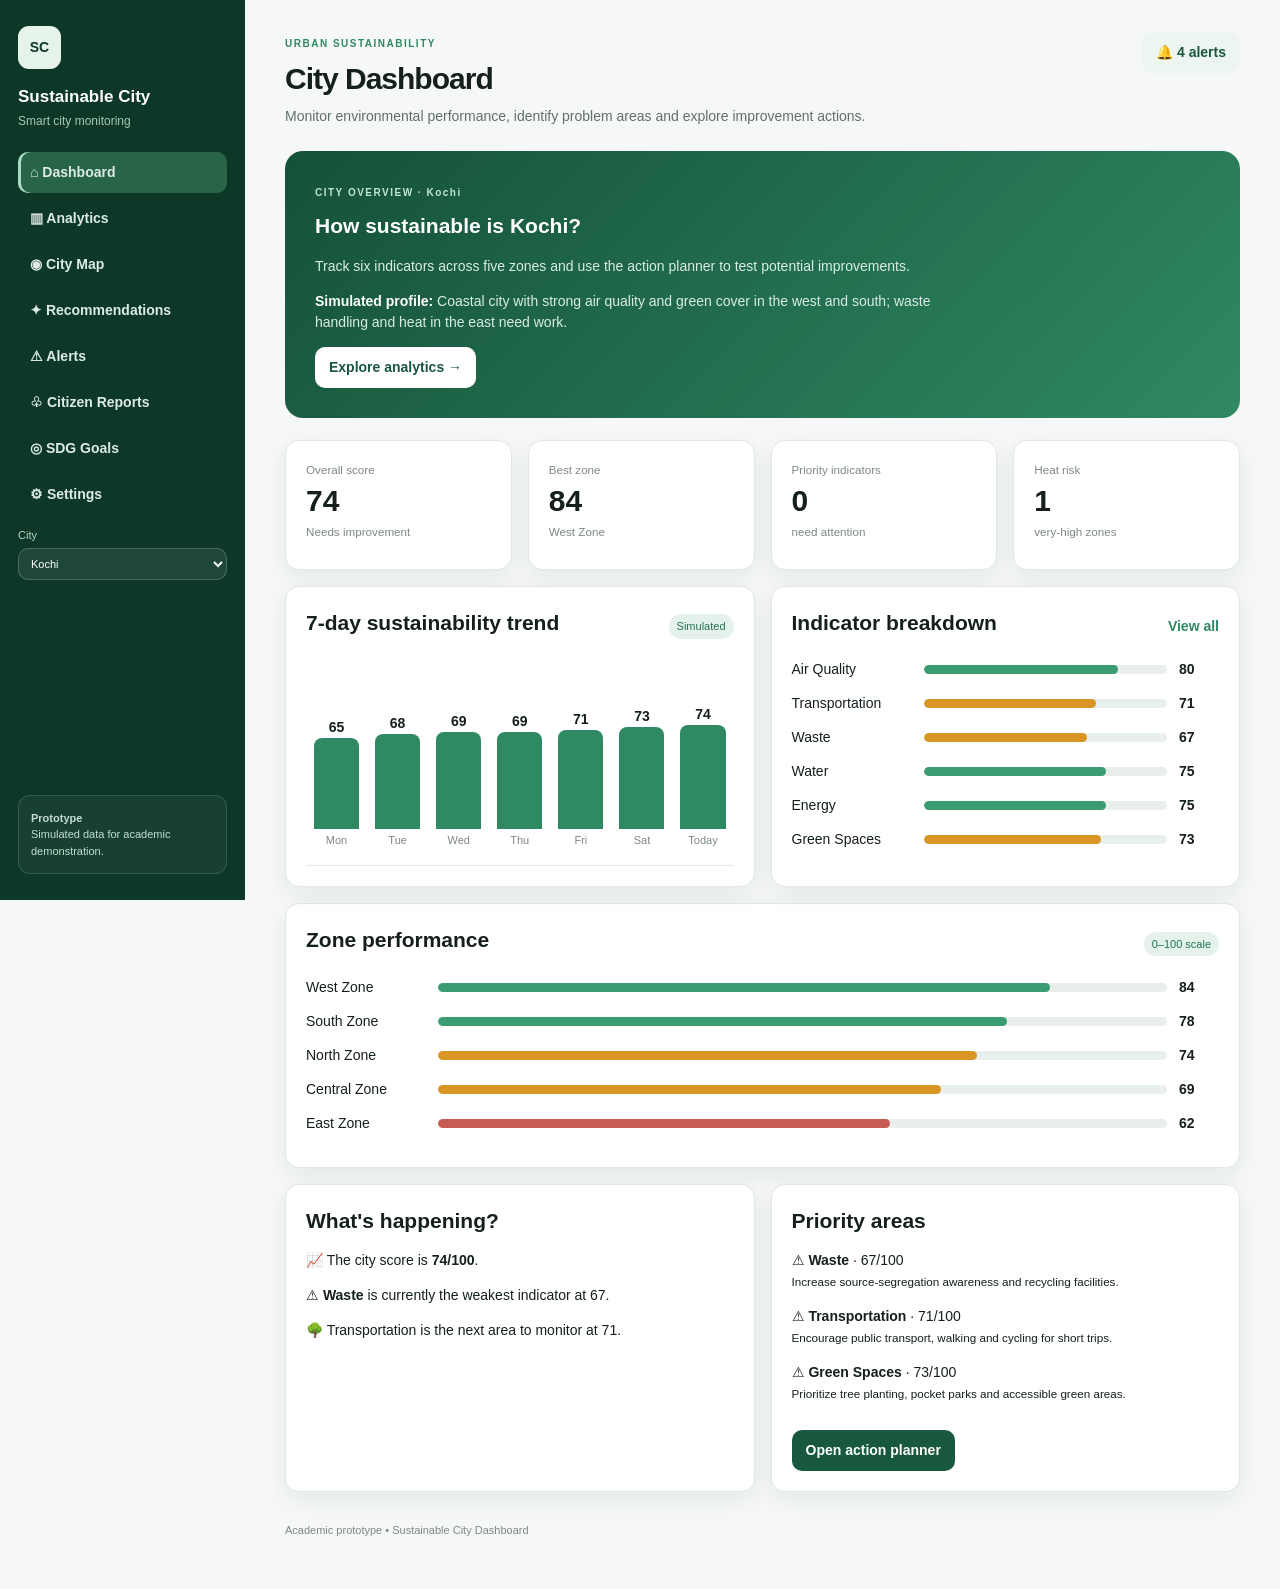
<file: index.html>
<!doctype html><html lang="en"><head><meta charset="utf-8"><meta name="viewport" content="width=device-width,initial-scale=1"><title>Sustainable City Dashboard</title><link rel="stylesheet" href="style.css"></head><body><div class="layout"><aside><div class="logo">SC</div><h2>Sustainable City</h2><p class="side-sub">Smart city monitoring</p><nav><a class="active" href="index.html">⌂ Dashboard</a><a href="analytics.html">▥ Analytics</a><a href="map.html">◉ City Map</a><a href="recommendations.html">✦ Recommendations</a><a href="alerts.html">⚠ Alerts</a><a href="reports.html">♧ Citizen Reports</a><a href="goals.html">◎ SDG Goals</a><a href="settings.html">⚙ Settings</a></nav><div class="side-note"><b>Prototype</b><br>Simulated data for academic demonstration.</div></aside><main><header><div><span class="label">URBAN SUSTAINABILITY</span><h1>City Dashboard</h1><p>Monitor environmental performance, identify problem areas and explore improvement actions.</p></div><div><button class="plan" aria-label="Open alerts" onclick="location.href='alerts.html'">🔔 <span id="ncount">0</span> alerts</button></div></header><section class="hero"><span class="label light">CITY OVERVIEW · <span data-city></span></span><h2>How sustainable is <span data-city></span>?</h2><p>Track six indicators across five zones and use the action planner to test potential improvements.</p><p id="cnote"></p><a class="button" href="analytics.html">Explore analytics →</a></section><section id="stats" class="grid g4"></section><section class="grid g2" style="margin-top:16px"><div class="panel"><div class="panel-head"><h2>7-day sustainability trend</h2><span class="tag green">Simulated</span></div><div id="trend" class="chart"></div></div><div class="panel"><div class="panel-head"><h2>Indicator breakdown</h2><a href="analytics.html">View all</a></div><div id="indicators"></div></div></section><section class="panel" style="margin-top:16px"><div class="panel-head"><h2>Zone performance</h2><span class="tag green">0–100 scale</span></div><div id="zones" class="bar-list"></div></section><section class="grid g2" style="margin-top:16px"><div class="panel"><h2>What's happening?</h2><div id="insights"></div></div><div class="panel"><h2>Priority areas</h2><div id="priority"></div><a class="button primary" href="recommendations.html" style="margin-top:12px">Open action planner</a></div></section><footer>Academic prototype • Sustainable City Dashboard</footer></main></div><script src="app.js"></script><script>const s=cityScores(),z=zones();document.getElementById('cnote').innerHTML='<b>Simulated profile:</b> '+esc(CITIES[city].note);document.getElementById('stats').innerHTML=`<div class="panel stat"><small>Overall score</small><b>${s.overall}</b><small>${level(s.overall).t}</small></div><div class="panel stat"><small>Best zone</small><b>${[...z].sort((a,b)=>b.overall-a.overall)[0].overall}</b><small>${[...z].sort((a,b)=>b.overall-a.overall)[0].name}</small></div><div class="panel stat"><small>Priority indicators</small><b>${KEYS.filter(k=>s[k]<65).length}</b><small>need attention</small></div><div class="panel stat"><small>Heat risk</small><b>${z.filter(x=>x.heat==='Very High').length}</b><small>very-high zones</small></div>`;document.getElementById('trend').innerHTML=historical().map((v,i)=>`<div class="col"><b>${v}</b><i style="height:${v*1.4}px"></i><span>${TREND_DAYS[i]}</span></div>`).join('');document.getElementById('indicators').innerHTML=KEYS.map(k=>`<div class="bar-row"><span>${IND[k]}</span><div class="bar"><i class="${level(s[k]).c}" style="width:${s[k]}%"></i></div><b>${s[k]}</b></div>`).join('');document.getElementById('zones').innerHTML=[...z].sort((a,b)=>b.overall-a.overall).map(x=>`<div class="bar-row"><span>${x.name}</span><div class="bar"><i class="${level(x.overall).c}" style="width:${x.overall}%"></i></div><b>${x.overall}</b></div>`).join('');const weak=[...KEYS].sort((a,b)=>s[a]-s[b]);document.getElementById('insights').innerHTML=`<p>📈 The city score is <b>${s.overall}/100</b>.</p><p>⚠ <b>${IND[weak[0]]}</b> is currently the weakest indicator at ${s[weak[0]]}.</p><p>🌳 ${IND[weak[1]]} is the next area to monitor at ${s[weak[1]]}.</p>`;document.getElementById('priority').innerHTML=weak.slice(0,3).map(k=>`<p>⚠ <b>${IND[k]}</b> · ${s[k]}/100<br><small>${ACTIONS[k].text}</small></p>`).join('');document.getElementById('ncount').textContent=alertCount();</script></body></html>
</file>
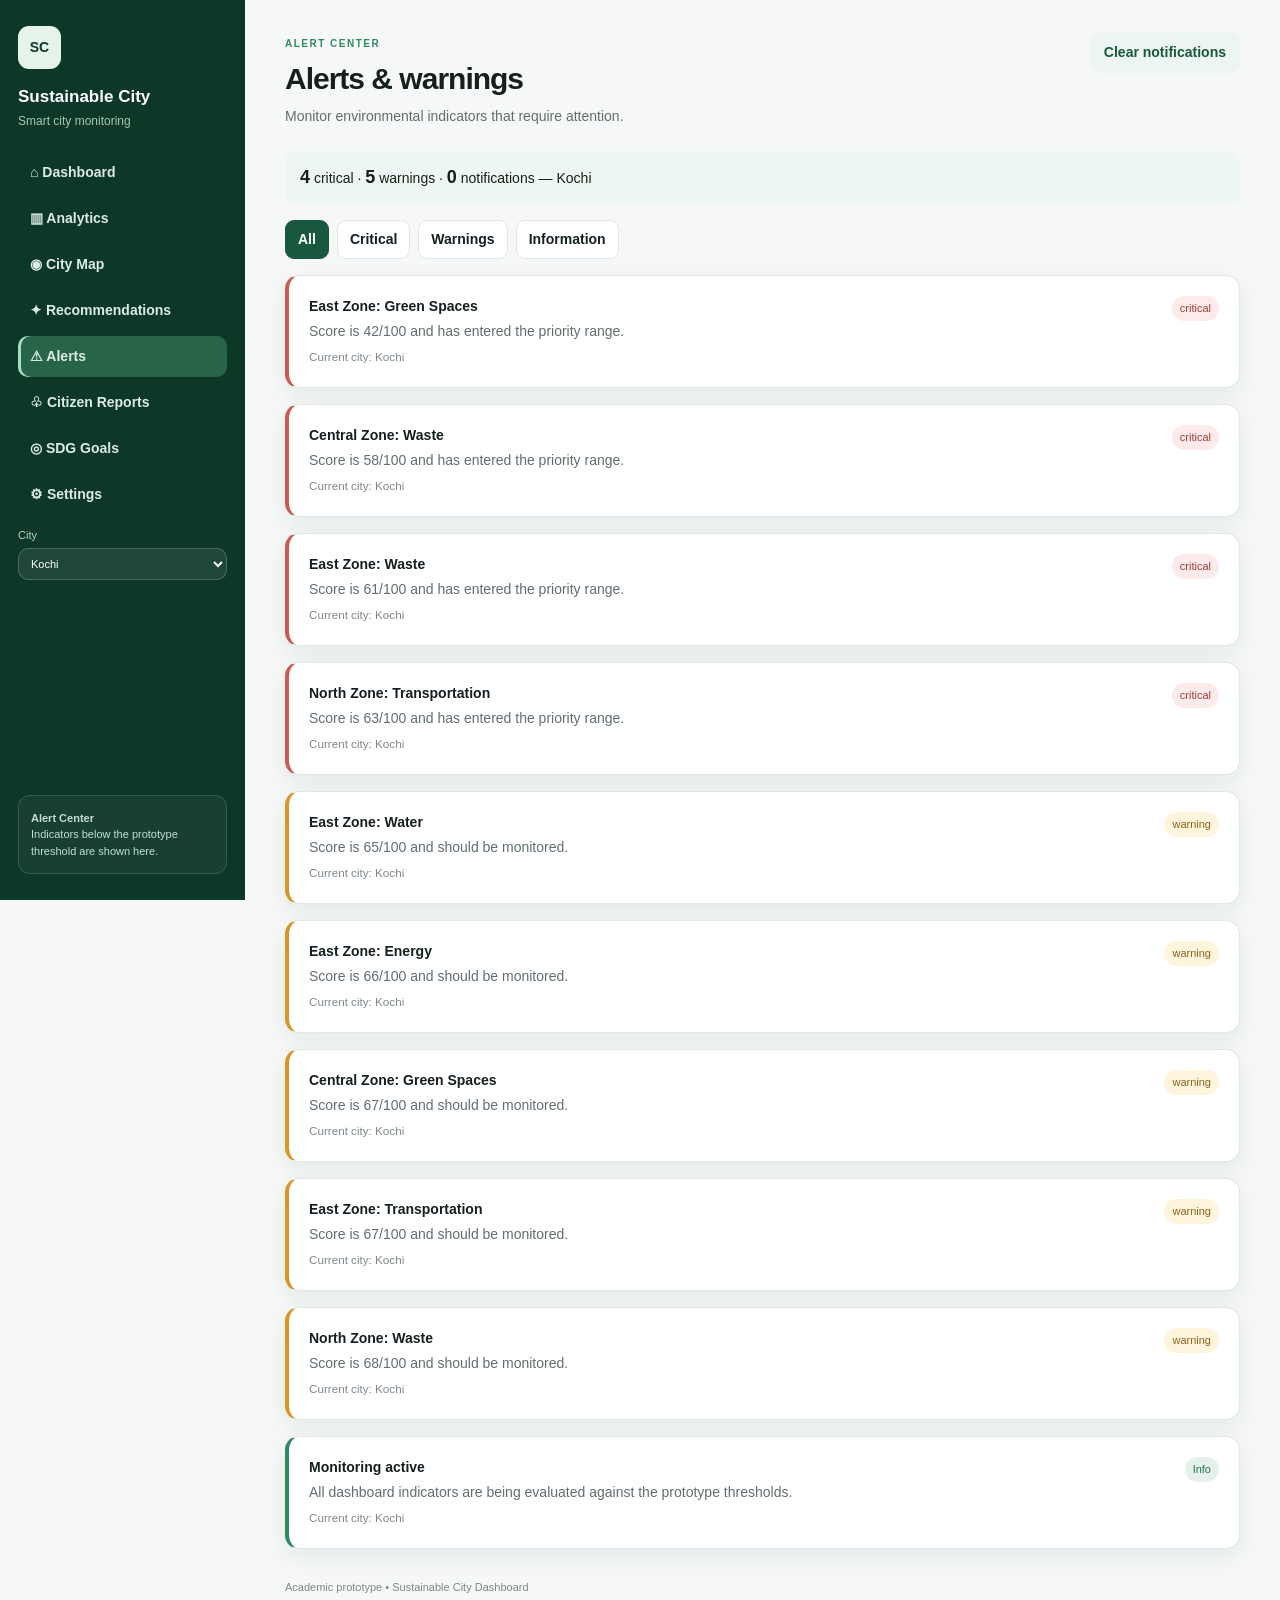
<file: alerts.html>
<!doctype html>
<html lang="en">

<head>
    <meta charset="utf-8">
    <meta name="viewport" content="width=device-width,initial-scale=1">

    <title>Alerts | Sustainable City</title>

    <link rel="stylesheet" href="style.css">

    <style>
        /* Small page-specific improvements */
        .alert-tools {
            display: flex;
            gap: 8px;
            flex-wrap: wrap;
            margin-bottom: 16px;
        }

        .alert-filter {
            border: 1px solid var(--border);
            background: var(--surface);
            color: var(--text);
            padding: 8px 12px;
            border-radius: 9px;
            cursor: pointer;
            font-weight: 700;
        }

        .alert-filter.active {
            background: var(--g);
            color: white;
            border-color: var(--g);
        }

        .alert {
            justify-content: space-between;
        }

        .alert-left {
            min-width: 0;
        }

        .alert-left b {
            display: block;
            margin-bottom: 4px;
        }

        .alert-left p {
            margin: 4px 0;
            color: var(--soft);
        }

        .alert-left small {
            color: var(--muted);
        }

        .alert-empty {
            text-align: center;
            padding: 28px;
            color: var(--muted);
        }

        .alert-summary {
            margin-bottom: 16px;
        }

        .alert-summary b {
            font-size: 18px;
        }

        .alert-action {
            margin-top: 10px;
            border: 1px solid var(--border);
            background: var(--surface);
            color: var(--text);
            padding: 7px 10px;
            border-radius: 8px;
            cursor: pointer;
            font-size: 12px;
        }

        .alert-action:hover {
            background: var(--bg);
        }
    </style>
</head>


<body>

<div class="layout">

    <!-- SIDEBAR -->

    <aside>

        <div class="logo">SC</div>

        <h2>Sustainable City</h2>

        <p class="side-sub">
            Smart city monitoring
        </p>


        <nav>

            <a href="index.html">
                ⌂ Dashboard
            </a>

            <a href="analytics.html">
                ▥ Analytics
            </a>

            <a href="map.html">
                ◉ City Map
            </a>

            <a href="recommendations.html">
                ✦ Recommendations
            </a>

            <a class="active" href="alerts.html">
                ⚠ Alerts
            </a>

            <a href="reports.html">
                ♧ Citizen Reports
            </a>

            <a href="goals.html">
                ◎ SDG Goals
            </a>

            <a href="settings.html">
                ⚙ Settings
            </a>

        </nav>


        <div class="side-note">

            <b>Alert Center</b>
            <br>

            Indicators below the prototype threshold
            are shown here.

        </div>

    </aside>


    <!-- MAIN CONTENT -->

    <main>

        <header>

            <div>

                <span class="label">
                    ALERT CENTER
                </span>

                <h1>
                    Alerts & warnings
                </h1>

                <p>
                    Monitor environmental indicators that require attention.
                </p>

            </div>


            <button
                class="plan"
                id="clear">

                Clear notifications

            </button>

        </header>


        <!-- SUMMARY -->

        <section
            id="summary"
            class="notice alert-summary">

        </section>


        <!-- FILTERS -->

        <section class="alert-tools">

            <button
                class="alert-filter active"
                data-filter="all">

                All

            </button>


            <button
                class="alert-filter"
                data-filter="critical">

                Critical

            </button>


            <button
                class="alert-filter"
                data-filter="warning">

                Warnings

            </button>


            <button
                class="alert-filter"
                data-filter="good">

                Information

            </button>

        </section>


        <!-- ALERT LIST -->

        <section
            id="alerts"
            class="grid">

        </section>


        <footer>
            Academic prototype • Sustainable City Dashboard
        </footer>

    </main>

</div>


<script src="app.js"></script>


<script>

    const alertsContainer =
        document.getElementById('alerts');

    const summary =
        document.getElementById('summary');

    let currentFilter = 'all';


    /*
     * Generate alerts from the existing
     * sustainability threshold system.
     */

    function getAllAlerts() {

        const threshold =
            thresholdAlerts();

        const notifications =
            store.get('notifications', []).map(x => ({
                type: x.type || 'warning',
                title: x.title,
                text: x.text,
                meta: x.time,
                notification: true
            }));


        const monitoring = {
            type: 'good',
            title: 'Monitoring active',
            text:
                'All dashboard indicators are being evaluated against the prototype thresholds.',
            meta:
                'Current city: ' + city
        };


        return [
            ...notifications,
            ...threshold,
            monitoring
        ];

    }


    /*
     * Create alert card
     */

    function card(x, index) {

        let tagClass = 'green';

        if (x.type === 'critical') {
            tagClass = 'red';
        }

        else if (x.type === 'warning') {
            tagClass = 'amber';
        }


        return `

            <div class="panel alert ${x.type}">

                <div class="alert-left">

                    <b>
                        ${esc(x.title)}
                    </b>

                    <p>
                        ${esc(x.text)}
                    </p>

                    <small>
                        ${esc(x.meta || 'Current city: ' + city)}
                    </small>

                    ${
                        x.notification
                        ? `
                            <button
                                class="alert-action"
                                data-remove="${index}">
                                Dismiss
                            </button>
                        `
                        : ''
                    }

                </div>


                <span class="tag ${tagClass}">

                    ${x.type === 'good'
                        ? 'Info'
                        : x.type}

                </span>

            </div>

        `;

    }


    /*
     * Render alerts
     */

    function renderAlerts() {

        const all =
            getAllAlerts();


        let filtered = all;


        if (currentFilter !== 'all') {

            filtered =
                all.filter(x =>
                    x.type === currentFilter
                );

        }


        /*
         * Summary
         */

        const critical =
            all.filter(x =>
                x.type === 'critical'
            ).length;


        const warnings =
            all.filter(x =>
                x.type === 'warning'
            ).length;


        const notifications =
            all.filter(x =>
                x.notification
            ).length;


        summary.innerHTML = `

            <b>${critical}</b> critical ·

            <b>${warnings}</b> warnings ·

            <b>${notifications}</b> notifications

            — ${esc(city)}

        `;


        /*
         * Empty state
         */

        if (!filtered.length) {

            alertsContainer.innerHTML = `

                <div class="panel alert-empty">

                    No alerts in this category.

                </div>

            `;

            return;

        }


        alertsContainer.innerHTML =
            filtered
                .map((x, i) => card(x, i))
                .join('');

    }


    /*
     * Filter buttons
     */

    document
        .querySelectorAll('.alert-filter')
        .forEach(button => {

            button.addEventListener(
                'click',
                () => {

                    document
                        .querySelectorAll('.alert-filter')
                        .forEach(btn =>
                            btn.classList.remove('active')
                        );


                    button.classList.add('active');


                    currentFilter =
                        button.dataset.filter;


                    renderAlerts();

                }
            );

        });


    /*
     * Dismiss notification
     */

    alertsContainer.addEventListener(
        'click',
        event => {

            const button =
                event.target.closest(
                    '[data-remove]'
                );


            if (!button) return;


            const index =
                Number(button.dataset.remove);


            const notifications =
                store.get(
                    'notifications',
                    []
                );


            notifications.splice(index, 1);


            store.set(
                'notifications',
                notifications
            );


            renderAlerts();

        }
    );


    /*
     * Clear all notifications
     *
     * This clears notifications generated by
     * the dashboard, but keeps threshold alerts.
     */

    document
        .getElementById('clear')
        .onclick = () => {

            store.set(
                'notifications',
                []
            );

            renderAlerts();

        };


    /*
     * Initial display
     */

    renderAlerts();

</script>

</body>
</html>
</file>
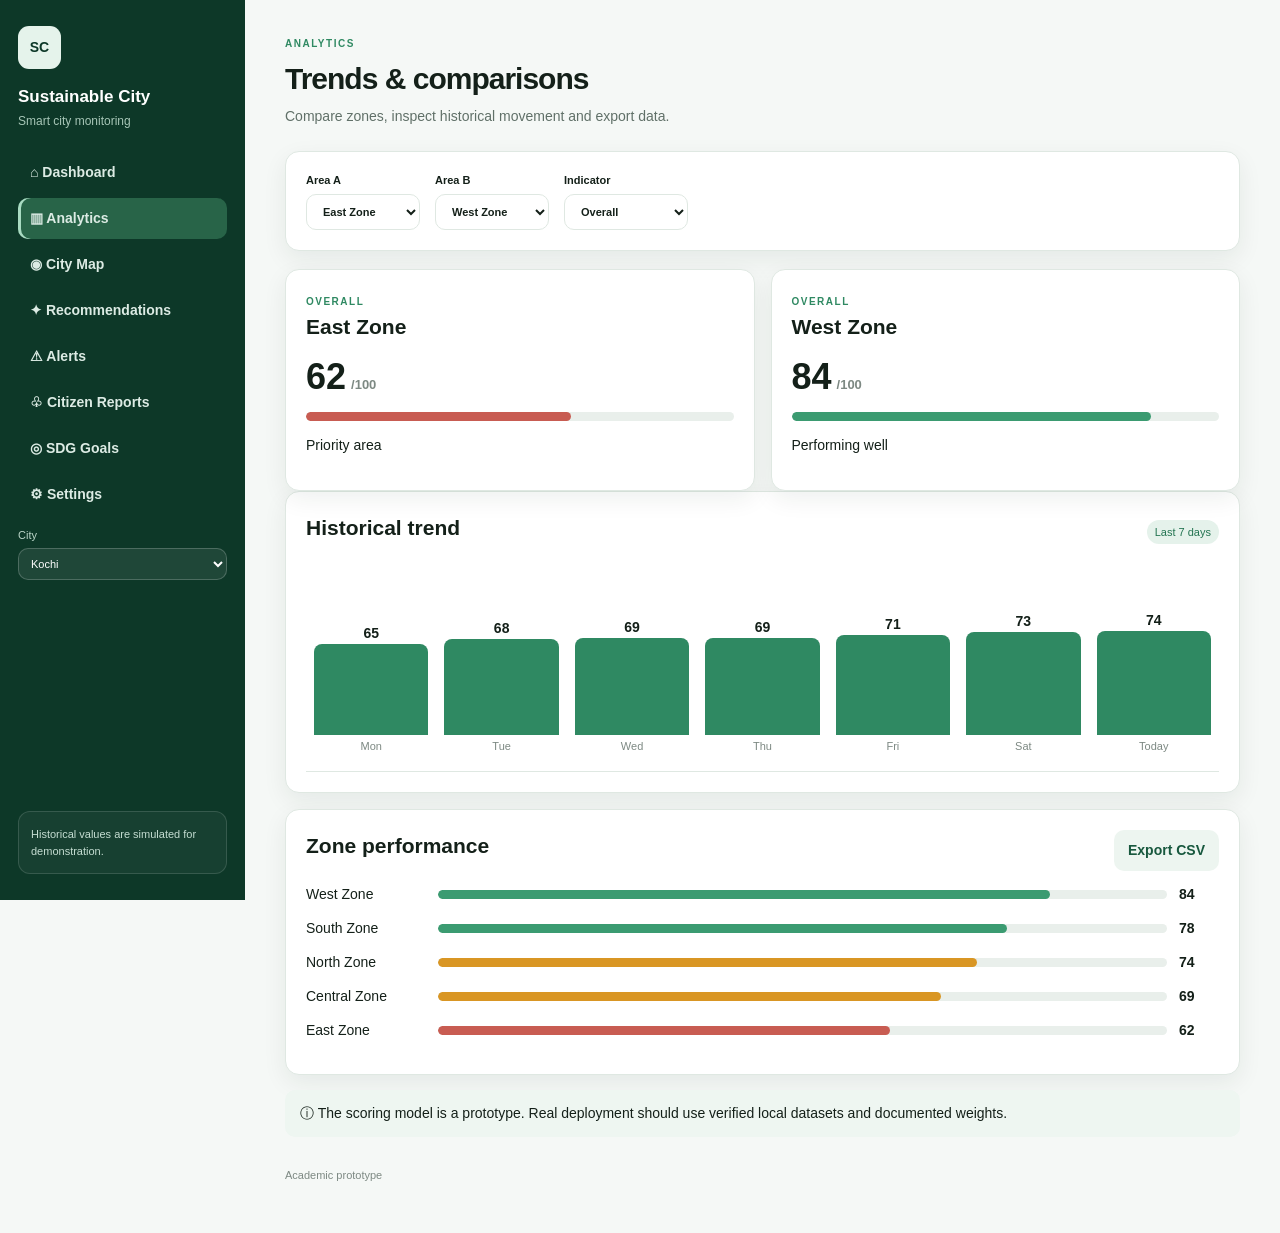
<file: analytics.html>
<!doctype html><html lang="en"><head><meta charset="utf-8"><meta name="viewport" content="width=device-width,initial-scale=1"><title>Analytics | Sustainable City</title><link rel="stylesheet" href="style.css"></head><body><div class="layout"><aside><div class="logo">SC</div><h2>Sustainable City</h2><p class="side-sub">Smart city monitoring</p><nav><a href="index.html">⌂ Dashboard</a><a class="active" href="analytics.html">▥ Analytics</a><a href="map.html">◉ City Map</a><a href="recommendations.html">✦ Recommendations</a><a href="alerts.html">⚠ Alerts</a><a href="reports.html">♧ Citizen Reports</a><a href="goals.html">◎ SDG Goals</a><a href="settings.html">⚙ Settings</a></nav><div class="side-note">Historical values are simulated for demonstration.</div></aside><main><header><div><span class="label">ANALYTICS</span><h1>Trends & comparisons</h1><p>Compare zones, inspect historical movement and export data.</p></div></header><section class="panel controls"><label>Area A<select id="a"></select></label><label>Area B<select id="b"></select></label><label>Indicator<select id="indicator"></select></label></section><section id="compare" class="compare"></section><section class="panel"><div class="panel-head"><h2>Historical trend</h2><span class="tag green">Last 7 days</span></div><div id="trend" class="chart"></div></section><section class="panel" style="margin-top:16px"><div class="panel-head"><h2>Zone performance</h2><button class="plan" id="export">Export CSV</button></div><div id="chart"></div></section><div class="notice">ⓘ The scoring model is a prototype. Real deployment should use verified local datasets and documented weights.</div><footer>Academic prototype</footer></main></div><script src="app.js"></script><script>const $=id=>document.getElementById(id);function init(){$('indicator').innerHTML='<option value="overall">Overall</option>'+KEYS.map(k=>`<option value="${k}">${IND[k]}</option>`).join('');['a','b'].forEach(id=>$(id).innerHTML=zones().map(x=>`<option>${x.name}</option>`).join(''));$('a').value='East Zone';$('b').value='West Zone';render()}function render(){const d=zones(),A=d.find(x=>x.name===$('a').value),B=d.find(x=>x.name===$('b').value),k=$('indicator').value,lab=k==='overall'?'Overall':IND[k];$('compare').innerHTML=[A,B].map(x=>`<div class="panel"><span class="label">${lab.toUpperCase()}</span><h2>${x.name}</h2><div class="big-number">${x[k]}<small>/100</small></div><div class="bar"><i class="${level(x[k]).c}" style="width:${x[k]}%"></i></div><p>${level(x[k]).t}</p></div>`).join('');$('trend').innerHTML=historical().map((v,i)=>`<div class="col"><b>${v}</b><i style="height:${v*1.4}px"></i><span>${TREND_DAYS[i]}</span></div>`).join('');$('chart').innerHTML=[...d].sort((x,y)=>y[k]-x[k]).map(x=>`<div class="bar-row"><span>${x.name}</span><div class="bar"><i class="${level(x[k]).c}" style="width:${x[k]}%"></i></div><b>${x[k]}</b></div>`).join('')}$('export').onclick=()=>downloadCSV('zone-data-'+city.toLowerCase()+'.csv',[['Zone','Overall',...KEYS.map(k=>IND[k]),'Heat risk'],...zones().map(x=>[x.name,x.overall,...KEYS.map(k=>x[k]),x.heat])]);['a','b','indicator'].forEach(id=>$(id).onchange=render);init()</script></body></html>
</file>
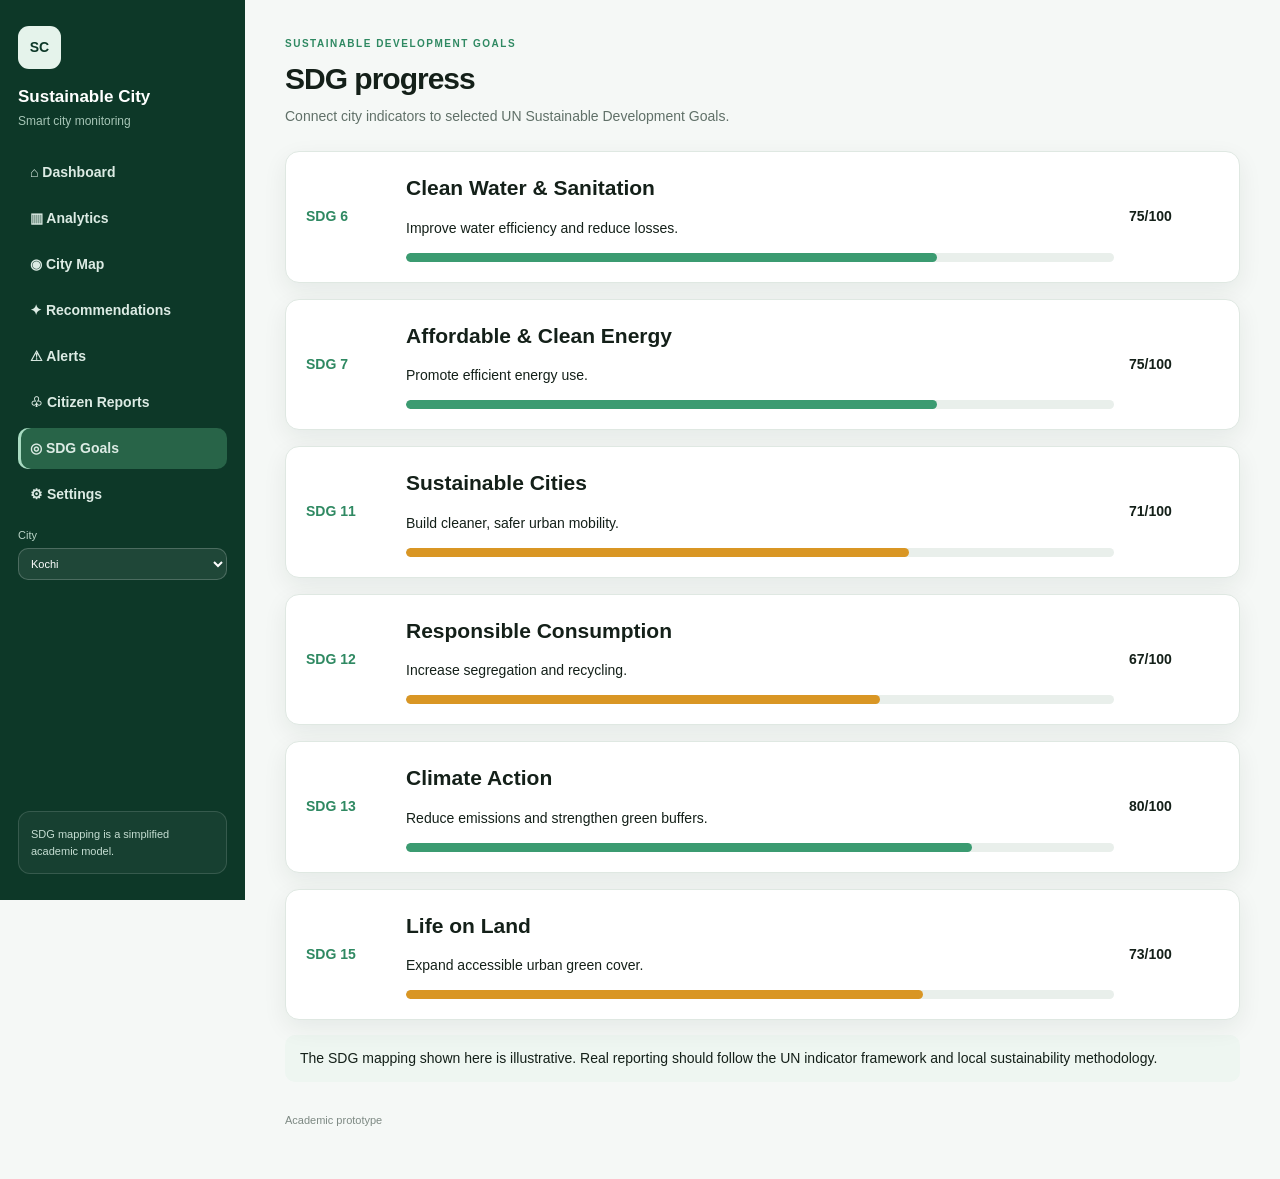
<file: goals.html>
<!doctype html><html lang="en"><head><meta charset="utf-8"><meta name="viewport" content="width=device-width,initial-scale=1"><title>SDG Goals | Sustainable City</title><link rel="stylesheet" href="style.css"></head><body><div class="layout"><aside><div class="logo">SC</div><h2>Sustainable City</h2><p class="side-sub">Smart city monitoring</p><nav><a href="index.html">⌂ Dashboard</a><a href="analytics.html">▥ Analytics</a><a href="map.html">◉ City Map</a><a href="recommendations.html">✦ Recommendations</a><a href="alerts.html">⚠ Alerts</a><a href="reports.html">♧ Citizen Reports</a><a class="active" href="goals.html">◎ SDG Goals</a><a href="settings.html">⚙ Settings</a></nav><div class="side-note">SDG mapping is a simplified academic model.</div></aside><main><header><div><span class="label">SUSTAINABLE DEVELOPMENT GOALS</span><h1>SDG progress</h1><p>Connect city indicators to selected UN Sustainable Development Goals.</p></div></header><section id="goals" class="grid"></section><div class="notice">The SDG mapping shown here is illustrative. Real reporting should follow the UN indicator framework and local sustainability methodology.</div><footer>Academic prototype</footer></main></div><script src="app.js"></script><script>const s=cityScores();document.getElementById('goals').innerHTML=goals.map(g=>{const v=s[g[2]];return `<div class="panel goal"><div class="goal-id">${g[0]}</div><div><h2>${g[1]}</h2><p>${g[3]}</p><div class="bar"><i class="${level(v).c}" style="width:${v}%"></i></div></div><b>${v}/100</b></div>`}).join('')</script></body></html>
</file>
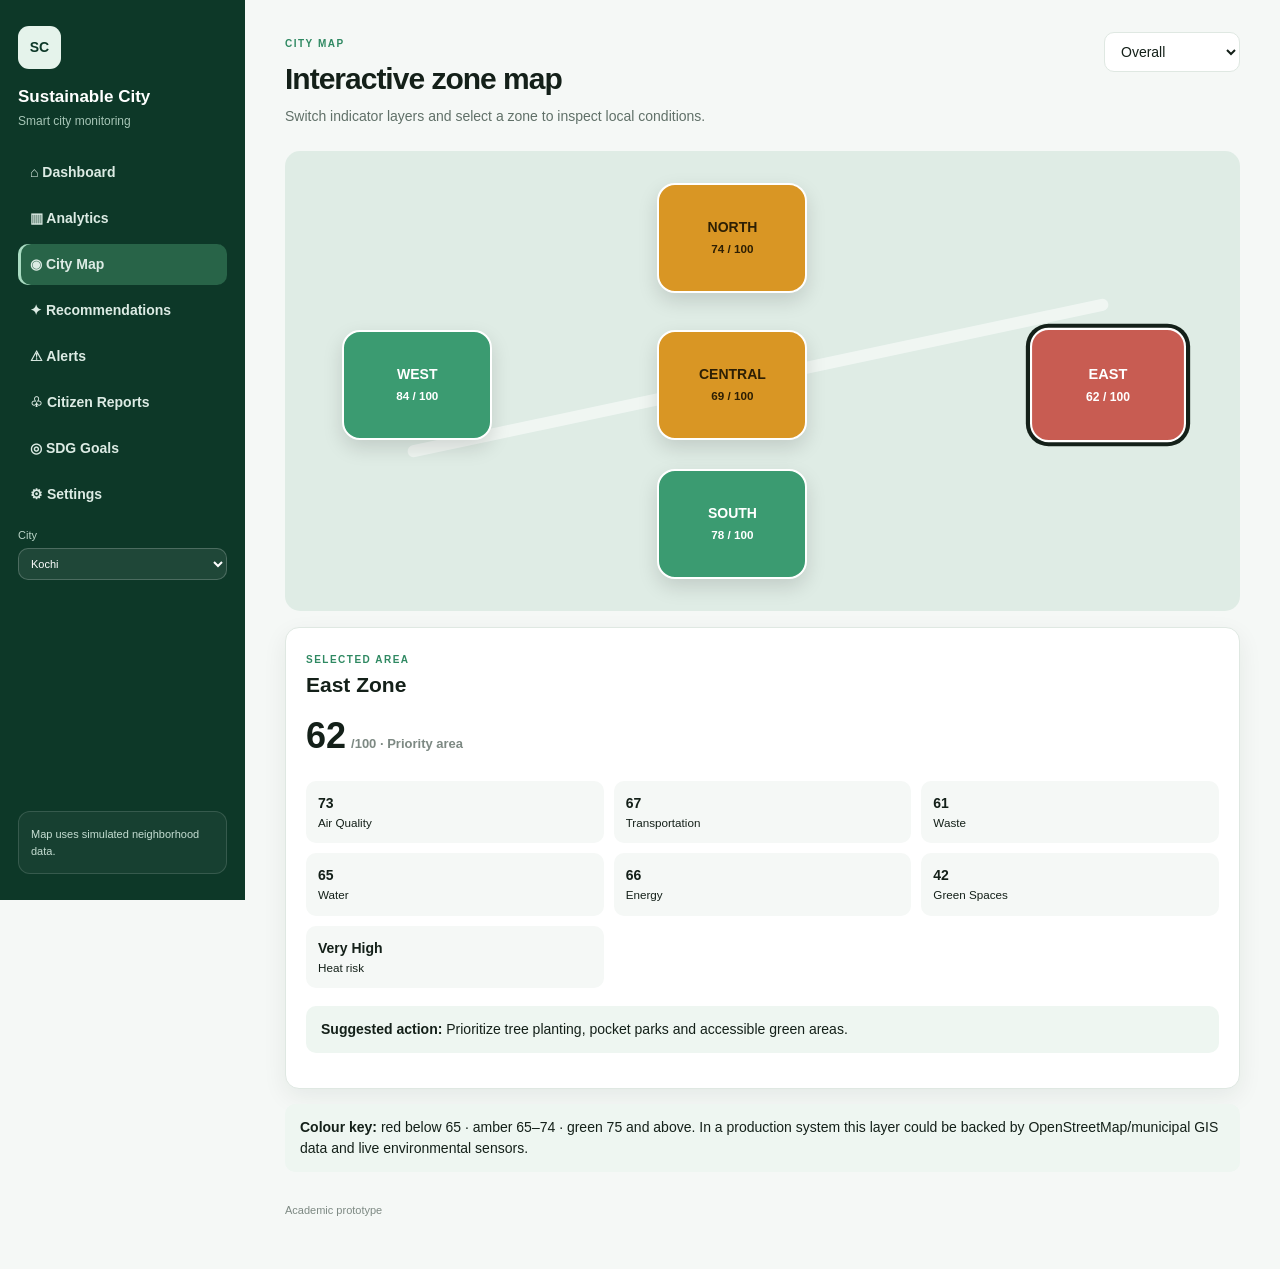
<file: map.html>
<!doctype html><html lang="en"><head><meta charset="utf-8"><meta name="viewport" content="width=device-width,initial-scale=1"><title>City Map | Sustainable City</title><link rel="stylesheet" href="style.css"></head><body><div class="layout"><aside><div class="logo">SC</div><h2>Sustainable City</h2><p class="side-sub">Smart city monitoring</p><nav><a href="index.html">⌂ Dashboard</a><a href="analytics.html">▥ Analytics</a><a class="active" href="map.html">◉ City Map</a><a href="recommendations.html">✦ Recommendations</a><a href="alerts.html">⚠ Alerts</a><a href="reports.html">♧ Citizen Reports</a><a href="goals.html">◎ SDG Goals</a><a href="settings.html">⚙ Settings</a></nav><div class="side-note">Map uses simulated neighborhood data.</div></aside><main><header><div><span class="label">CITY MAP</span><h1>Interactive zone map</h1><p>Switch indicator layers and select a zone to inspect local conditions.</p></div><select id="layer" aria-label="Map layer"><option value="overall">Overall</option></select></header><section class="map-wrap"><div class="map-road"></div><button class="zone-btn z-north" data-zone="North Zone">NORTH</button><button class="zone-btn z-central" data-zone="Central Zone">CENTRAL</button><button class="zone-btn z-east" data-zone="East Zone">EAST</button><button class="zone-btn z-west" data-zone="West Zone">WEST</button><button class="zone-btn z-south" data-zone="South Zone">SOUTH</button></section><section id="details" class="panel" style="margin-top:16px"></section><div class="notice"><b>Colour key:</b> red below 65 · amber 65–74 · green 75 and above. In a production system this layer could be backed by OpenStreetMap/municipal GIS data and live environmental sensors.</div><footer>Academic prototype</footer></main></div><script src="app.js"></script><script>let selected='East Zone';const l=document.getElementById('layer');l.innerHTML='<option value="overall">Overall</option>'+KEYS.map(k=>`<option value="${k}">${IND[k]}</option>`).join('');function render(){const k=l.value,d=zones();document.querySelectorAll('.zone-btn').forEach(b=>{const z=d.find(x=>x.name===b.dataset.zone);b.setAttribute('aria-pressed',z.name===selected);b.className=`zone-btn z-${z.name.split(' ')[0].toLowerCase()} map-${level(z[k]).c}${z.name===selected?' selected':''}`;b.innerHTML=`${z.name.split(' ')[0].toUpperCase()}<br><small>${z[k]} / 100</small>`});const z=d.find(x=>x.name===selected),w=weakest(z);document.getElementById('details').innerHTML=`<span class="label">SELECTED AREA</span><h2>${z.name}</h2><div class="big-number">${z.overall}<small>/100 · ${level(z.overall).t}</small></div><div class="detail-grid">${KEYS.map(k=>`<div><b>${z[k]}</b><small>${IND[k]}</small></div>`).join('')}<div><b>${z.heat}</b><small>Heat risk</small></div></div><div class="notice"><b>Suggested action:</b> ${ACTIONS[w].text}</div>`}document.querySelectorAll('.zone-btn').forEach(b=>b.onclick=()=>{selected=b.dataset.zone;render()});l.onchange=render;render()</script></body></html>
</file>
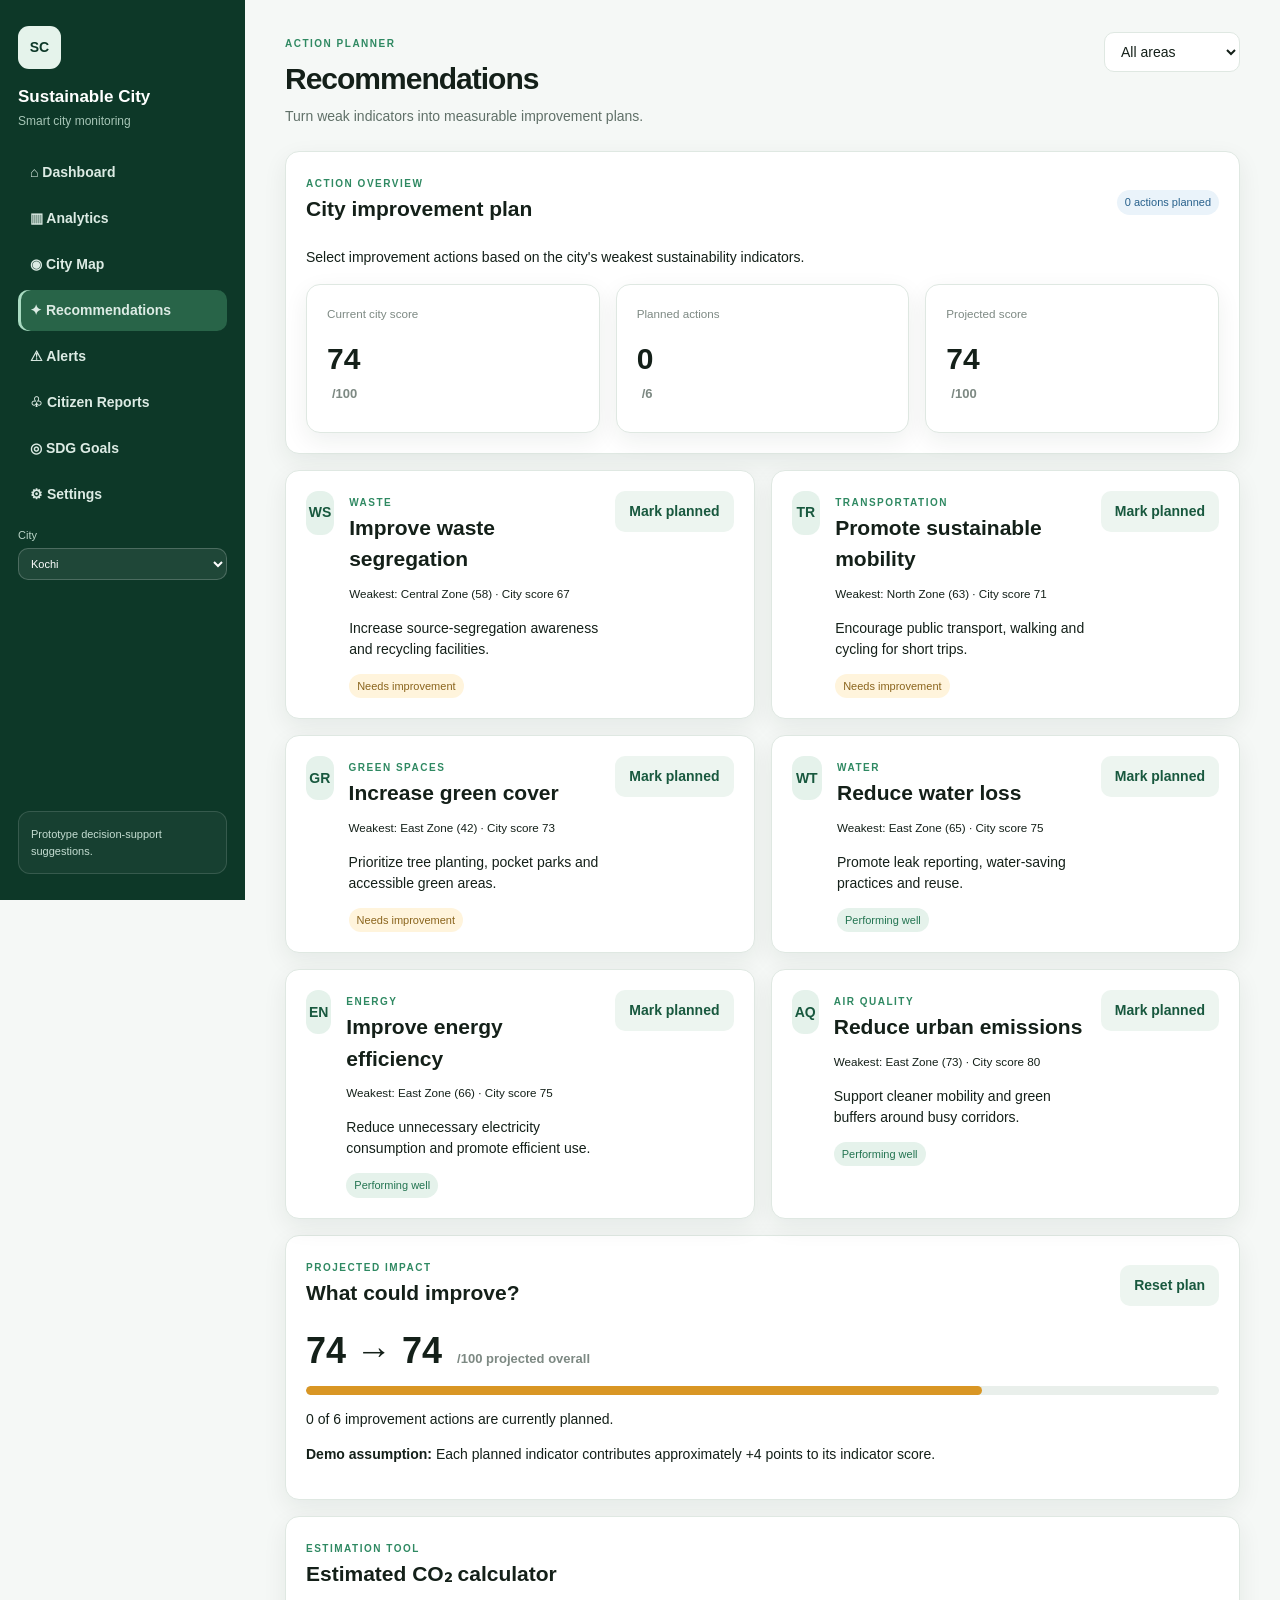
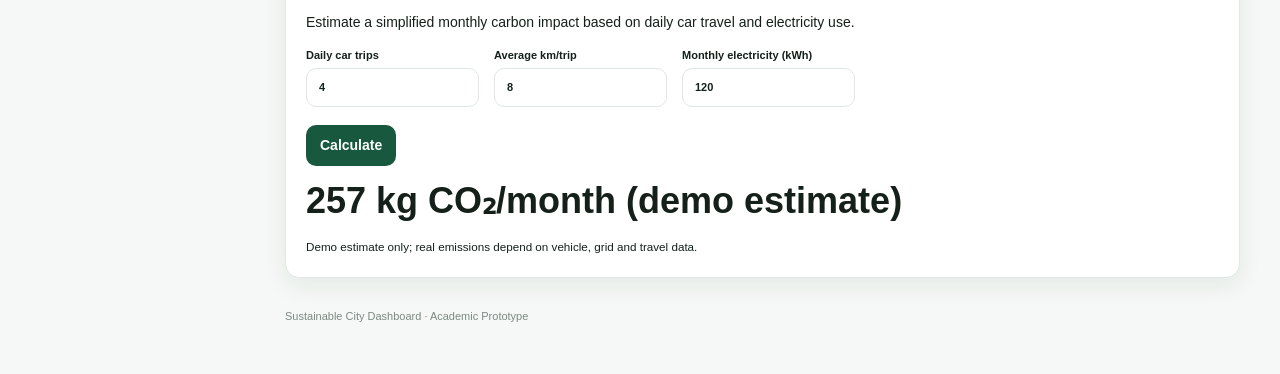
<file: recommendations.html>
<!doctype html>
<html lang="en">

<head>

    <meta charset="utf-8">

    <meta
        name="viewport"
        content="width=device-width, initial-scale=1"
    >

    <title>Recommendations | Sustainable City</title>

    <link
        rel="stylesheet"
        href="style.css"
    >

</head>


<body>

<div class="layout">


    <!-- =====================================================
         SIDEBAR
         ===================================================== -->

    <aside>

        <div class="logo">
            SC
        </div>

        <h2>
            Sustainable City
        </h2>

        <p class="side-sub">
            Smart city monitoring
        </p>


        <nav>

            <a href="index.html">
                ⌂ Dashboard
            </a>

            <a href="analytics.html">
                ▥ Analytics
            </a>

            <a href="map.html">
                ◉ City Map
            </a>

            <a
                class="active"
                href="recommendations.html"
            >
                ✦ Recommendations
            </a>

            <a href="alerts.html">
                ⚠ Alerts
            </a>

            <a href="reports.html">
                ♧ Citizen Reports
            </a>

            <a href="goals.html">
                ◎ SDG Goals
            </a>

            <a href="settings.html">
                ⚙ Settings
            </a>

        </nav>


        <div class="side-note">
            Prototype decision-support suggestions.
        </div>

    </aside>



    <!-- =====================================================
         MAIN CONTENT
         ===================================================== -->

    <main>


        <!-- HEADER -->

        <header>

            <div>

                <span class="label">
                    ACTION PLANNER
                </span>

                <h1>
                    Recommendations
                </h1>

                <p>
                    Turn weak indicators into measurable
                    improvement plans.
                </p>

            </div>


            <select
                id="filter"
                aria-label="Filter recommendations"
            >

                <option>
                    All areas
                </option>

            </select>

        </header>



        <!-- =================================================
             ACTION OVERVIEW
             ================================================= -->

        <section
            class="panel"
            style="margin-bottom:16px"
        >

            <div class="panel-head">

                <div>

                    <span class="label">
                        ACTION OVERVIEW
                    </span>

                    <h2>
                        City improvement plan
                    </h2>

                </div>


                <span
                    class="tag blue"
                    id="plannedCount"
                >
                    0 actions planned
                </span>

            </div>


            <p>
                Select improvement actions based on the city's
                weakest sustainability indicators.
            </p>


            <div
                class="grid g3"
                style="margin-top:16px"
            >


                <!-- CURRENT SCORE -->

                <div class="panel stat">

                    <small>
                        Current city score
                    </small>

                    <div class="big-number">

                        <b id="currentScore">
                            --
                        </b>

                        <small>
                            /100
                        </small>

                    </div>

                </div>



                <!-- PLANNED ACTIONS -->

                <div class="panel stat">

                    <small>
                        Planned actions
                    </small>

                    <div class="big-number">

                        <b id="actionCount">
                            0
                        </b>

                        <small>
                            /6
                        </small>

                    </div>

                </div>



                <!-- PROJECTED SCORE -->

                <div class="panel stat">

                    <small>
                        Projected score
                    </small>

                    <div class="big-number">

                        <b id="projectedScore">
                            --
                        </b>

                        <small>
                            /100
                        </small>

                    </div>

                </div>

            </div>

        </section>



        <!-- =================================================
             RECOMMENDATION CARDS
             ================================================= -->

        <section
            id="actions"
            class="cards"
        ></section>



        <!-- =================================================
             IMPACT SIMULATOR
             ================================================= -->

        <section
            class="panel"
            style="margin-top:16px"
            id="impact"
        ></section>



        <!-- =================================================
             CO2 CALCULATOR
             ================================================= -->

        <section
            class="panel"
            style="margin-top:16px"
        >

            <div class="panel-head">

                <div>

                    <span class="label">
                        ESTIMATION TOOL
                    </span>

                    <h2>
                        Estimated CO₂ calculator
                    </h2>

                </div>

            </div>


            <p class="muted">
                Estimate a simplified monthly carbon impact
                based on daily car travel and electricity use.
            </p>


            <div class="controls">


                <label>

                    Daily car trips

                    <input
                        id="trips"
                        type="number"
                        min="0"
                        value="4"
                    >

                </label>



                <label>

                    Average km/trip

                    <input
                        id="km"
                        type="number"
                        min="0"
                        value="8"
                    >

                </label>



                <label>

                    Monthly electricity (kWh)

                    <input
                        id="kwh"
                        type="number"
                        min="0"
                        value="120"
                    >

                </label>

            </div>


            <button
                class="primary"
                id="calc"
            >
                Calculate
            </button>


            <div
                id="co2"
                class="big-number"
            ></div>


            <small>
                Demo estimate only; real emissions depend on
                vehicle, grid and travel data.
            </small>

        </section>



        <!-- FOOTER -->

        <footer>
            Sustainable City Dashboard · Academic Prototype
        </footer>


    </main>

</div>



<!-- =======================================================
     SHARED JAVASCRIPT
     ======================================================= -->

<script src="app.js"></script>



<script>

/* =========================================================
   BASIC HELPERS
   ========================================================= */

const $ = id =>
    document.getElementById(id);

const GAIN = 4;



/* =========================================================
   FILTER OPTIONS
   ========================================================= */

$('filter').insertAdjacentHTML(
    'beforeend',

    KEYS.map(
        k => `<option>${IND[k]}</option>`
    ).join('')
);



/* =========================================================
   PLANNED ACTIONS
   ========================================================= */

const planned = () =>
    store.get(
        'planned_' + city,
        []
    );



/* =========================================================
   STATUS CLASS
   ========================================================= */

function statusClass(score) {

    const levelData = level(score);

    if (levelData.c === 'low') {
        return 'red';
    }

    if (levelData.c === 'mid') {
        return 'amber';
    }

    return 'green';

}



/* =========================================================
   RENDER RECOMMENDATIONS
   ========================================================= */

function render() {

    const s = cityScores();

    const z = zones();

    const p = planned();

    const f = $('filter').value;



    /* -----------------------------------------------------
       ACTION OVERVIEW
       ----------------------------------------------------- */

    $('currentScore').textContent =
        s.overall;

    $('actionCount').textContent =
        p.length;

    $('plannedCount').textContent =
        `${p.length} action${p.length === 1 ? '' : 's'} planned`;



    /* -----------------------------------------------------
       CREATE RECOMMENDATION CARDS
       ----------------------------------------------------- */

    $('actions').innerHTML =

        [...KEYS]

        .sort(
            (a, b) =>
                s[a] - s[b]
        )

        .filter(
            k =>
                f === 'All areas'
                ||
                IND[k] === f
        )

        .map(k => {


            /* Find weakest zone */

            const w = [...z]
                .sort(
                    (a, b) =>
                        a[k] - b[k]
                )[0];


            const on =
                p.includes(k);


            const status =
                level(s[k]);


            return `

                <article class="panel action">


                    <div class="card-icon">
                        ${ABBR[k]}
                    </div>


                    <div>

                        <span class="label">
                            ${IND[k].toUpperCase()}
                        </span>


                        <h2>
                            ${ACTIONS[k].title}
                        </h2>


                        <small>
                            Weakest: ${w.name}
                            (${w[k]})
                            ·
                            City score ${s[k]}
                        </small>


                        <p>
                            ${ACTIONS[k].text}
                        </p>


                        <span
                            class="tag ${statusClass(s[k])}"
                        >
                            ${status.t}
                        </span>

                    </div>


                    <button
                        class="plan${on ? ' done' : ''}"
                        data-k="${k}"
                        aria-pressed="${on}"
                    >
                        ${on ? '✓ Planned' : 'Mark planned'}
                    </button>


                </article>

            `;

        })

        .join('');



    /* -----------------------------------------------------
       PROJECTED CITY SCORE
       ----------------------------------------------------- */

    const projected =
        avg(

            KEYS.map(

                k =>

                    Math.min(
                        100,

                        s[k]
                        +
                        (
                            p.includes(k)
                                ? GAIN
                                : 0
                        )
                    )

            )

        );



    $('projectedScore').textContent =
        projected;



    /* -----------------------------------------------------
       IMPACT SIMULATOR
       ----------------------------------------------------- */

    $('impact').innerHTML = `

        <div class="panel-head">


            <div>

                <span class="label">
                    PROJECTED IMPACT
                </span>

                <h2>
                    What could improve?
                </h2>

            </div>


            <button
                class="plan"
                id="reset"
            >
                Reset plan
            </button>


        </div>



        <div class="big-number">

            ${s.overall}

            →

            ${projected}

            <small>
                /100 projected overall
            </small>

        </div>



        <div class="bar">

            <i
                class="${level(projected).c}"
                style="width:${projected}%"
            ></i>

        </div>



        <p>

            ${p.length}
            of
            ${KEYS.length}
            improvement actions are currently planned.

        </p>


        <p>

            <b>
                Demo assumption:
            </b>

            Each planned indicator contributes
            approximately +${GAIN} points to its
            indicator score.

        </p>

    `;

}



/* =========================================================
   BUTTON ACTIONS
   ========================================================= */

document.addEventListener(
    'click',

    e => {


        /* ---------------------------------------------
           MARK / UNMARK ACTION
           --------------------------------------------- */

        if (e.target.dataset.k) {

            const p =
                planned();

            const k =
                e.target.dataset.k;

            const index =
                p.indexOf(k);


            if (index < 0) {

                p.push(k);

            }

            else {

                p.splice(
                    index,
                    1
                );

            }


            store.set(
                'planned_' + city,
                p
            );


            render();


            document
                .querySelector(
                    `[data-k="${k}"]`
                )
                ?.focus();

        }



        /* ---------------------------------------------
           RESET PLAN
           --------------------------------------------- */

        if (
            e.target.id === 'reset'
        ) {

            store.set(
                'planned_' + city,
                []
            );

            render();

        }

    }

);



/* =========================================================
   FILTER
   ========================================================= */

$('filter').onchange =
    render;



/* =========================================================
   CO2 CALCULATOR
   ========================================================= */

$('calc').onclick = () => {


    const n = id =>
        Math.max(
            0,
            +$(id).value || 0
        );


    const trips =
        n('trips');

    const km =
        n('km');

    const electricity =
        n('kwh');


    /*
       Demo calculation:

       Car emissions:
       trips × km × 30 days × 0.18 kg/km

       Electricity:
       kWh × 0.7 kg/kWh

       These are simplified prototype assumptions.
    */

    const kg =

        trips
        *
        km
        *
        30
        *
        0.18

        +

        electricity
        *
        0.7;


    $('co2').textContent =
        Math.round(kg)
        +
        ' kg CO₂/month (demo estimate)';

};



/* =========================================================
   INITIAL LOAD
   ========================================================= */

render();

$('calc').onclick();

</script>


</body>

</html>
</file>
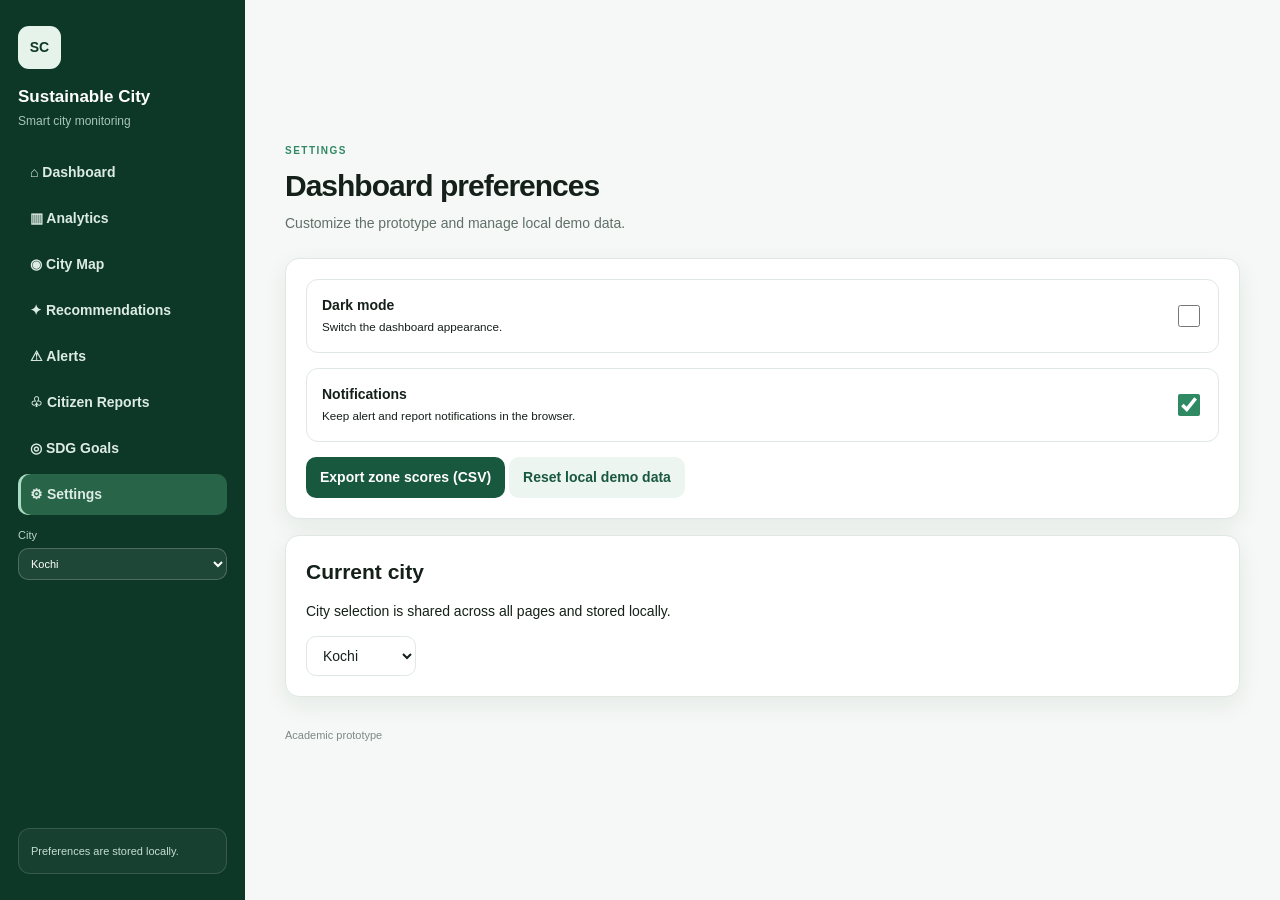
<file: settings.html>
<!doctype html><html lang="en"><head><meta charset="utf-8"><meta name="viewport" content="width=device-width,initial-scale=1"><title>Settings | Sustainable City</title><link rel="stylesheet" href="style.css"></head><body><div class="layout"><aside><div class="logo">SC</div><h2>Sustainable City</h2><p class="side-sub">Smart city monitoring</p><nav><a href="index.html">⌂ Dashboard</a><a href="analytics.html">▥ Analytics</a><a href="map.html">◉ City Map</a><a href="recommendations.html">✦ Recommendations</a><a href="alerts.html">⚠ Alerts</a><a href="reports.html">♧ Citizen Reports</a><a href="goals.html">◎ SDG Goals</a><a class="active" href="settings.html">⚙ Settings</a></nav><div class="side-note">Preferences are stored locally.</div></aside><main><header><div><span class="label">SETTINGS</span><h1>Dashboard preferences</h1><p>Customize the prototype and manage local demo data.</p></div></header><section class="panel settings"><div class="switch"><div><b>Dark mode</b><br><small>Switch the dashboard appearance.</small></div><input id="dark" type="checkbox" aria-label="Dark mode"></div><div class="switch"><div><b>Notifications</b><br><small>Keep alert and report notifications in the browser.</small></div><input id="notif" type="checkbox" aria-label="Notifications"></div><div><button class="primary" id="export">Export zone scores (CSV)</button> <button class="plan" id="reset">Reset local demo data</button></div></section><section class="panel" style="margin-top:16px"><h2>Current city</h2><p>City selection is shared across all pages and stored locally.</p><select id="city2" aria-label="Current city"></select></section><footer>Academic prototype</footer></main></div><script src="app.js"></script><script>const nt=document.getElementById('notif');nt.checked=store.get('notif',true);nt.onchange=()=>store.set('notif',nt.checked);const d=document.getElementById('dark');d.checked=store.get('dark',false);d.onchange=()=>{store.set('dark',d.checked);applyTheme()};const c=document.getElementById('city2');c.innerHTML=Object.keys(CITIES).map(x=>`<option>${x}</option>`).join('');c.value=city;c.onchange=()=>{city=c.value;store.set('city',city);location.reload()};document.getElementById('export').onclick=()=>downloadCSV('sustainable-city-'+city.toLowerCase()+'.csv',[['Zone','Overall',...KEYS.map(k=>IND[k]),'Heat risk'],...zones().map(x=>[x.name,x.overall,...KEYS.map(k=>x[k]),x.heat])]);document.getElementById('reset').onclick=()=>{if(confirm('Reset local dashboard data?')){Object.keys(localStorage).filter(k=>k.startsWith('scd_')).forEach(k=>localStorage.removeItem(k));location.reload()}}</script></body></html>
</file>
<file: style.css>
*{box-sizing:border-box}:root{--g:#18583e;--g2:#2f8962;--bg:#f5f8f6;--surface:#fff;--border:#dfe8e2;--text:#142019;--soft:#607068;--muted:#7d8983;--amber:#d99624;--blue:#3576a8;--red:#c85c52;--shadow:0 8px 24px rgba(18,48,35,.07);--r:14px}body{margin:0;background:var(--bg);color:var(--text);font:14px/1.5 Inter,"Segoe UI",Arial,sans-serif}.dark{--bg:#101814;--surface:#17211c;--border:#2b3931;--text:#edf6f0;--soft:#a8b9af;--muted:#82958a}.layout{min-height:100vh;display:grid;grid-template-columns:245px 1fr}aside{background:#0d3828;color:#fff;padding:26px 18px;position:sticky;top:0;height:100vh;display:flex;flex-direction:column}.logo{width:43px;height:43px;border-radius:11px;background:#e5f3eb;color:#0d3828;display:flex;align-items:center;justify-content:center;font-weight:800;margin-bottom:15px}aside h2{margin:0;font-size:17px}.side-sub{margin:2px 0;color:#a7c6b7;font-size:12px}nav{margin-top:20px;display:flex;flex-direction:column;gap:5px}nav a{color:#dcebe4;text-decoration:none;padding:10px 12px;border-radius:10px;font-weight:600}nav a:hover{background:#ffffff12}nav a.active{background:#286448;box-shadow:inset 3px 0 #a9dbc2}.side-city{display:grid;gap:5px;margin-top:12px;color:#bcd6c9;font-size:11px}.side-city select{min-width:0;width:100%;padding:8px}.side-note{margin-top:auto;padding:14px 12px;border:1px solid #ffffff22;background:#ffffff0b;border-radius:12px;color:#c5ddd2;font-size:11px}.skip{position:absolute;left:-999px}.skip:focus{left:10px;top:10px;background:#fff;padding:8px;z-index:99}main{min-width:0;padding:32px 40px 50px;max-width:1550px;width:100%;margin:auto}header{display:flex;justify-content:space-between;gap:24px;align-items:flex-start;margin-bottom:24px}header h1{margin:3px 0 5px;font-size:30px;letter-spacing:-1px}header p{margin:0;color:var(--soft)}.label{font-size:10px;font-weight:800;letter-spacing:1.5px;color:var(--g2)}.dark .label{color:#78c89f}select,input,textarea{border:1px solid var(--border);background:var(--surface);color:var(--text);padding:10px 12px;border-radius:10px;font:inherit;outline:none}button,.button{border:0;border-radius:10px;padding:10px 14px;font:inherit;font-weight:700;cursor:pointer}.button{display:inline-block;background:#fff;color:var(--g);text-decoration:none}.primary{background:var(--g);color:#fff}.plan{background:#edf5f0;color:var(--g)}.dark .plan{background:#23362c;color:#bfe4ce}.panel{background:var(--surface);border:1px solid var(--border);border-radius:var(--r);padding:20px;box-shadow:var(--shadow)}.hero{background:linear-gradient(135deg,#155139,#2f8962);color:#fff;border-radius:18px;padding:30px;margin-bottom:22px}.hero p{color:#d8eee2;max-width:650px}.grid{display:grid;gap:16px}.g2{grid-template-columns:repeat(2,1fr)}.g3{grid-template-columns:repeat(3,1fr)}.g4{grid-template-columns:repeat(4,1fr)}.stat{min-height:130px}.stat b{font-size:30px}.stat small,.metric small{display:block;color:var(--muted)}.panel-head{display:flex;align-items:center;justify-content:space-between;gap:10px}.panel-head h2,.panel h2{margin:0 0 8px}.big-number{font-size:36px;font-weight:800;margin:8px 0}.big-number small{font-size:13px;color:var(--muted);margin-left:5px}.bar{height:9px;background:#e9efeb;border-radius:99px;overflow:hidden}.bar i{display:block;height:100%;border-radius:99px}.high{background:#3b9b71}.mid{background:#d99624}.low{background:#c85c52}.bar-row{display:grid;grid-template-columns:120px 1fr 40px;gap:12px;align-items:center;margin:13px 0}.bar-row.hl{font-weight:800}.notice{padding:13px 15px;border-radius:10px;background:#eef6f1;margin:15px 0}.dark .notice{background:#1e3026}.compare,.cards{display:grid;grid-template-columns:repeat(2,1fr);gap:16px}.controls{display:flex;gap:15px;flex-wrap:wrap;margin-bottom:18px}.controls label{display:grid;gap:5px;font-size:11px;font-weight:800}.tag{display:inline-block;padding:4px 8px;border-radius:99px;font-size:11px}.green{background:#e5f2eb;color:#237451}.amber{background:#fff4dc;color:#8a641c}.blue{background:#eaf3fa;color:#28618c}.red{background:#fcebea;color:#9c4039}.action{display:flex;gap:15px;align-items:flex-start}.action .card-icon{width:44px;height:44px;border-radius:12px;background:#e5f2eb;color:var(--g);display:grid;place-items:center;font-weight:800}.action .plan{margin-left:auto;white-space:nowrap}.cycle{display:grid;grid-template-columns:1fr auto 1fr auto 1fr auto 1fr;gap:10px;align-items:center;text-align:center}.cycle div{padding:18px;border:1px solid var(--border);border-radius:12px}.cycle b,.cycle strong,.cycle small{display:block}.cycle b{color:var(--g2)}.map-wrap{background:#dfece5;border-radius:15px;min-height:460px;position:relative;overflow:hidden}.dark .map-wrap{background:#1d3026}.map-road{position:absolute;background:#fff8;width:75%;height:12px;top:48%;left:12%;transform:rotate(-12deg);border-radius:99px}.zone-btn{position:absolute;width:150px;height:110px;border:2px solid #fff;border-radius:18px;color:#fff;font-weight:800;box-shadow:0 8px 20px #0002}.zone-btn:hover,.zone-btn.selected{transform:scale(1.04)}.z-north{left:39%;top:7%}.z-central{left:39%;top:39%}.z-east{right:6%;top:39%}.z-west{left:6%;top:39%}.z-south{left:39%;bottom:7%}.map-low{background:#c85c52}.map-mid{background:#d99624}.map-high{background:#3b9b71}.detail-grid{display:grid;grid-template-columns:repeat(3,1fr);gap:10px;margin:18px 0}.detail-grid div{padding:12px;background:var(--bg);border-radius:10px}.detail-grid b,.detail-grid small{display:block}.chart{height:220px;display:flex;align-items:end;gap:16px;padding:15px 8px;border-bottom:1px solid var(--border)}.col{flex:1;text-align:center}.col i{display:block;background:#2f8962;border-radius:8px 8px 0 0;min-height:4px}.col span{font-size:11px;color:var(--muted)}.timeline{display:grid;grid-template-columns:repeat(7,1fr);gap:8px}.timeline div{padding:12px 6px;text-align:center;border-radius:10px;background:var(--bg)}.alert{display:flex;gap:14px;align-items:flex-start;border-left:4px solid var(--amber)}.alert.critical{border-left-color:var(--red)}.alert.good{border-left-color:var(--g2)}.report-form{display:grid;gap:12px}.report-form textarea{min-height:100px;resize:vertical}.report-row{display:grid;grid-template-columns:1fr 1fr;gap:12px}.report-item{display:flex;justify-content:space-between;gap:15px}.goal{display:grid;grid-template-columns:85px 1fr 90px;align-items:center;gap:15px}.goal-id{font-weight:900;color:var(--g2)}.settings{display:grid;gap:15px}.switch{display:flex;justify-content:space-between;align-items:center;padding:15px;border:1px solid var(--border);border-radius:12px}.leader{width:100%;border-collapse:collapse}.leader th,.leader td{text-align:left;padding:11px;border-bottom:1px solid var(--border)}footer{margin-top:30px;color:var(--muted);font-size:11px}@media(max-width:1000px){.layout{grid-template-columns:1fr}aside{position:relative;height:auto}nav{flex-direction:row;flex-wrap:wrap}.side-note{margin-top:15px}main{padding:24px}.g4,.g3,.g2,.compare,.cards{grid-template-columns:1fr 1fr}}@media(max-width:650px){main{padding:18px}.g4,.g3,.g2,.compare,.cards,.report-row{grid-template-columns:1fr}header{display:block}.hero{padding:22px}.bar-row{grid-template-columns:85px 1fr 35px}.cycle{grid-template-columns:1fr}.zone-btn{width:110px;height:80px;font-size:11px}.z-north,.z-central,.z-south{left:34%}.z-west{left:3%}.z-east{right:3%}}

/* ===== FIXES ADDED ===== */
:focus-visible{outline:3px solid #7cc4a1;outline-offset:2px}
.label.light{color:#bfe6cf}
.hero h2{margin:8px 0 10px}
.panel-head a{color:var(--g2);font-weight:700;text-decoration:none}
.dark .panel-head a{color:#8fd4ad}
button:hover{filter:brightness(.94)}
.dark button:hover{filter:brightness(1.15)}
.plan.done{background:var(--g);color:#fff}
.dark .plan.done{background:#2f8962;color:#fff}
.dark .bar{background:#2b3931}
input[type=checkbox]{width:22px;height:22px;padding:0;accent-color:var(--g2);cursor:pointer}
aside{overflow-y:auto}
.side-note,.side-city{flex-shrink:0}
.side-city select{background:#ffffff14;color:#fff;border-color:#ffffff33}
.side-city select option{color:#142019}
.zone-btn{cursor:pointer}
.zone-btn small{font-weight:600}
.map-mid{color:#2d1f04}
.zone-btn.selected{border-color:#fff;box-shadow:0 0 0 4px var(--text)}
#cnote b{color:#fff}

@media(max-width:650px){
 .map-wrap{min-height:0;display:grid;grid-template-columns:1fr 1fr;gap:10px;padding:12px}
 .map-wrap .zone-btn{position:static;width:auto;height:84px}
 .map-wrap .z-south{grid-column:1/-1}
 .map-road{display:none}
 .chart{gap:6px}
 .goal{grid-template-columns:58px 1fr 58px;gap:10px}
 .report-item,.action{flex-wrap:wrap}
 header>:nth-child(2){margin-top:12px}
 header select{width:100%}
}
</file>
